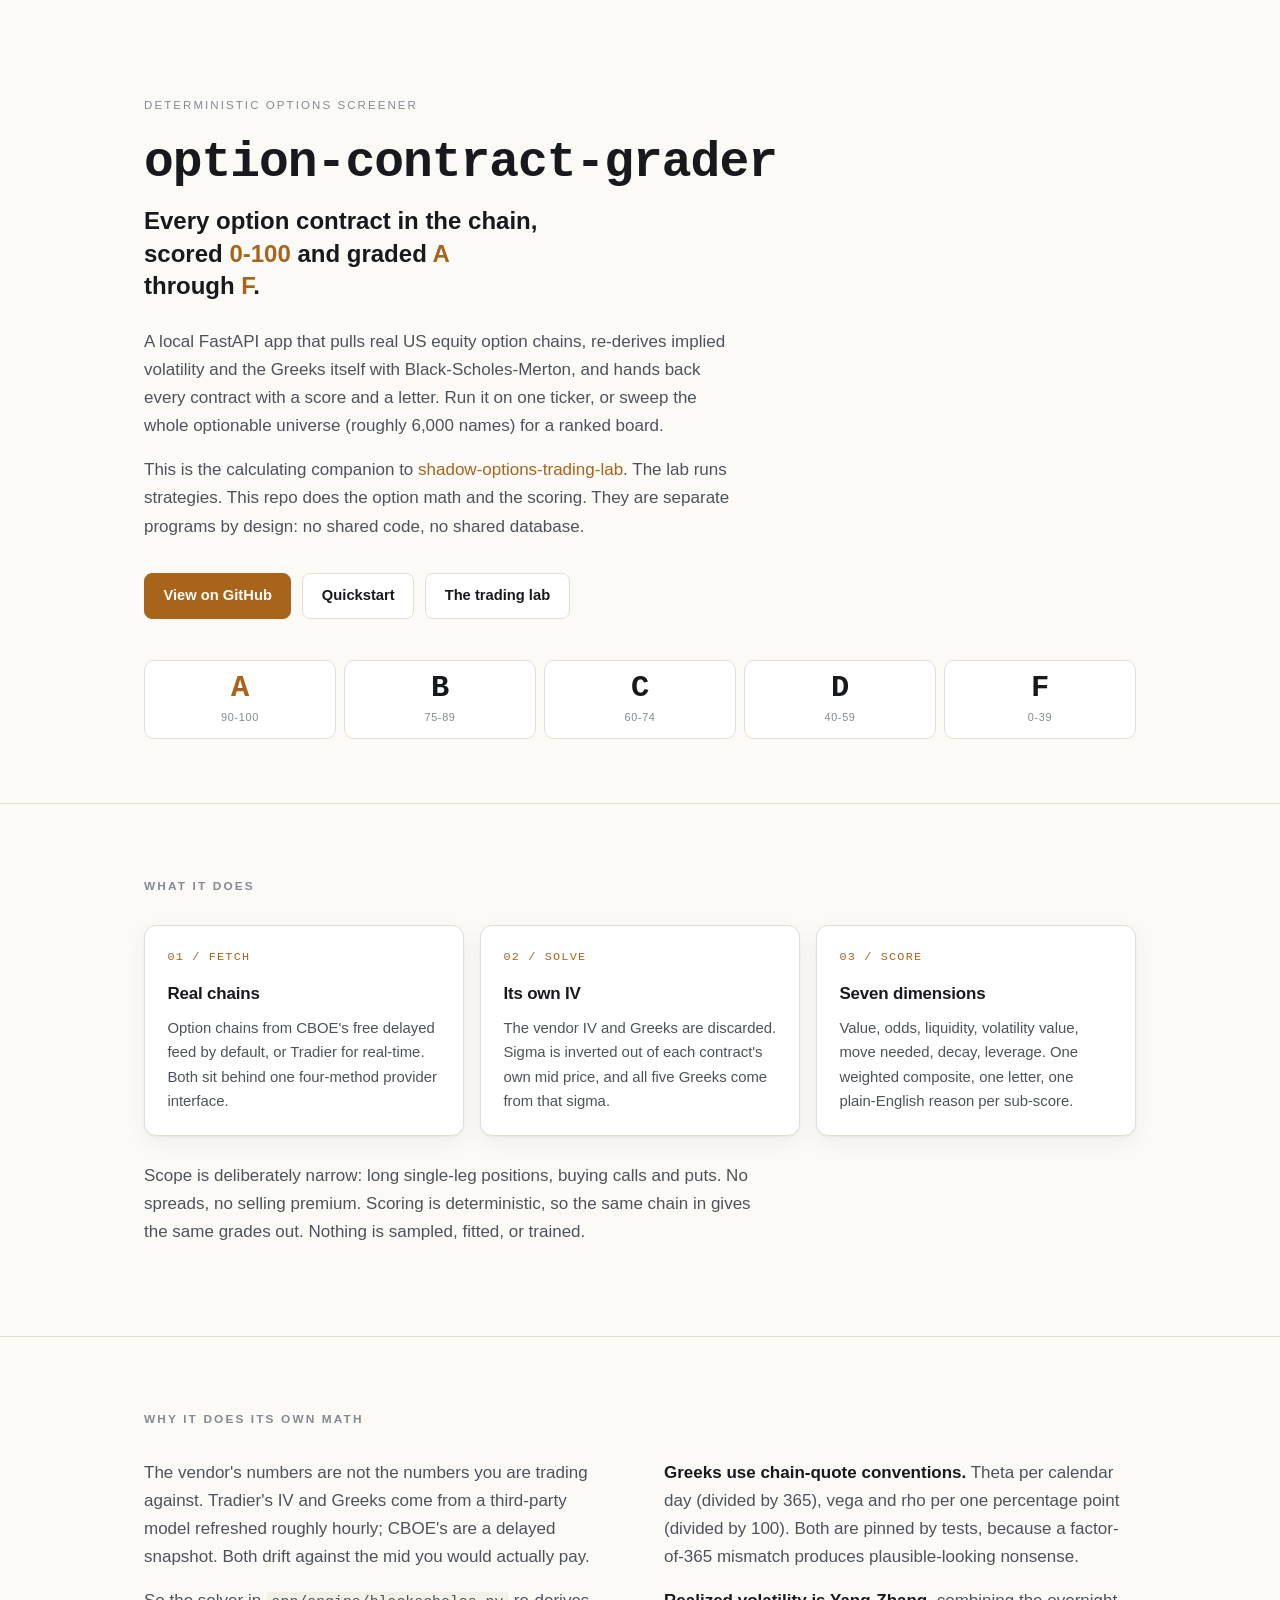
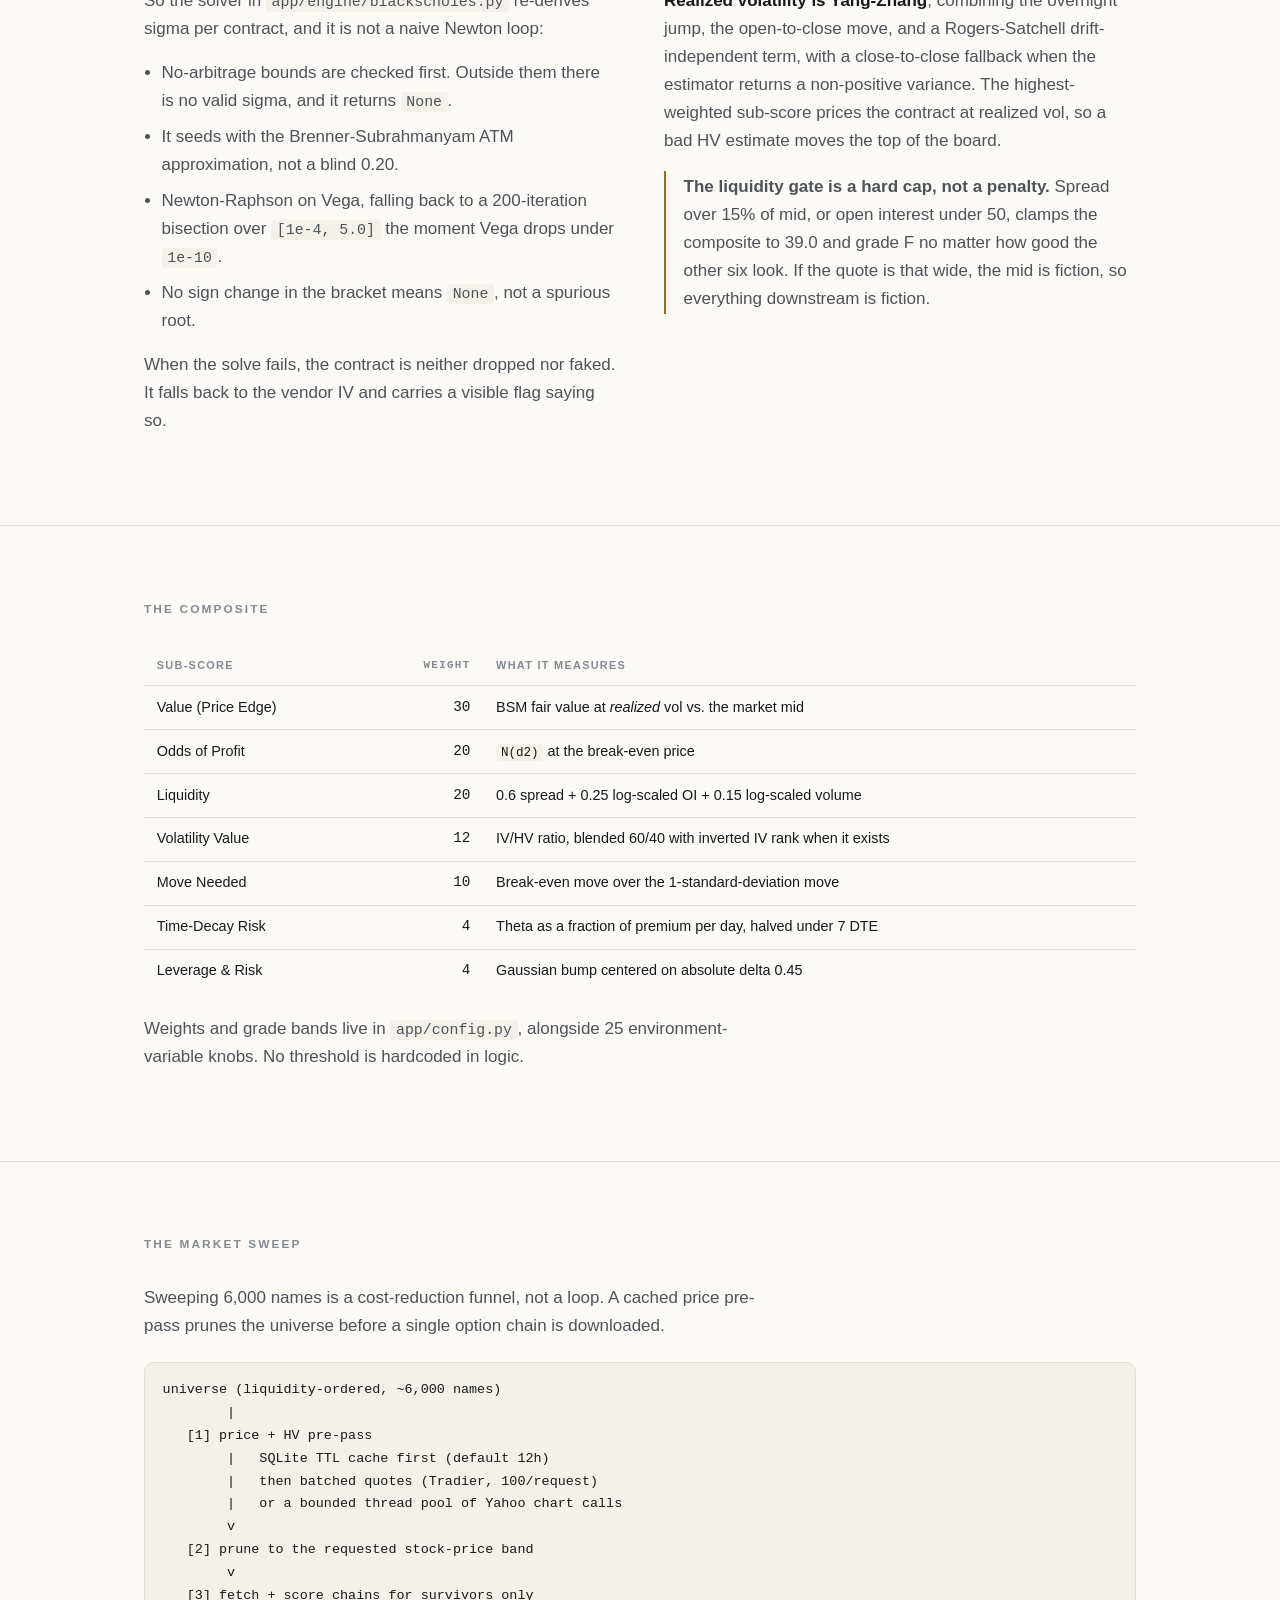
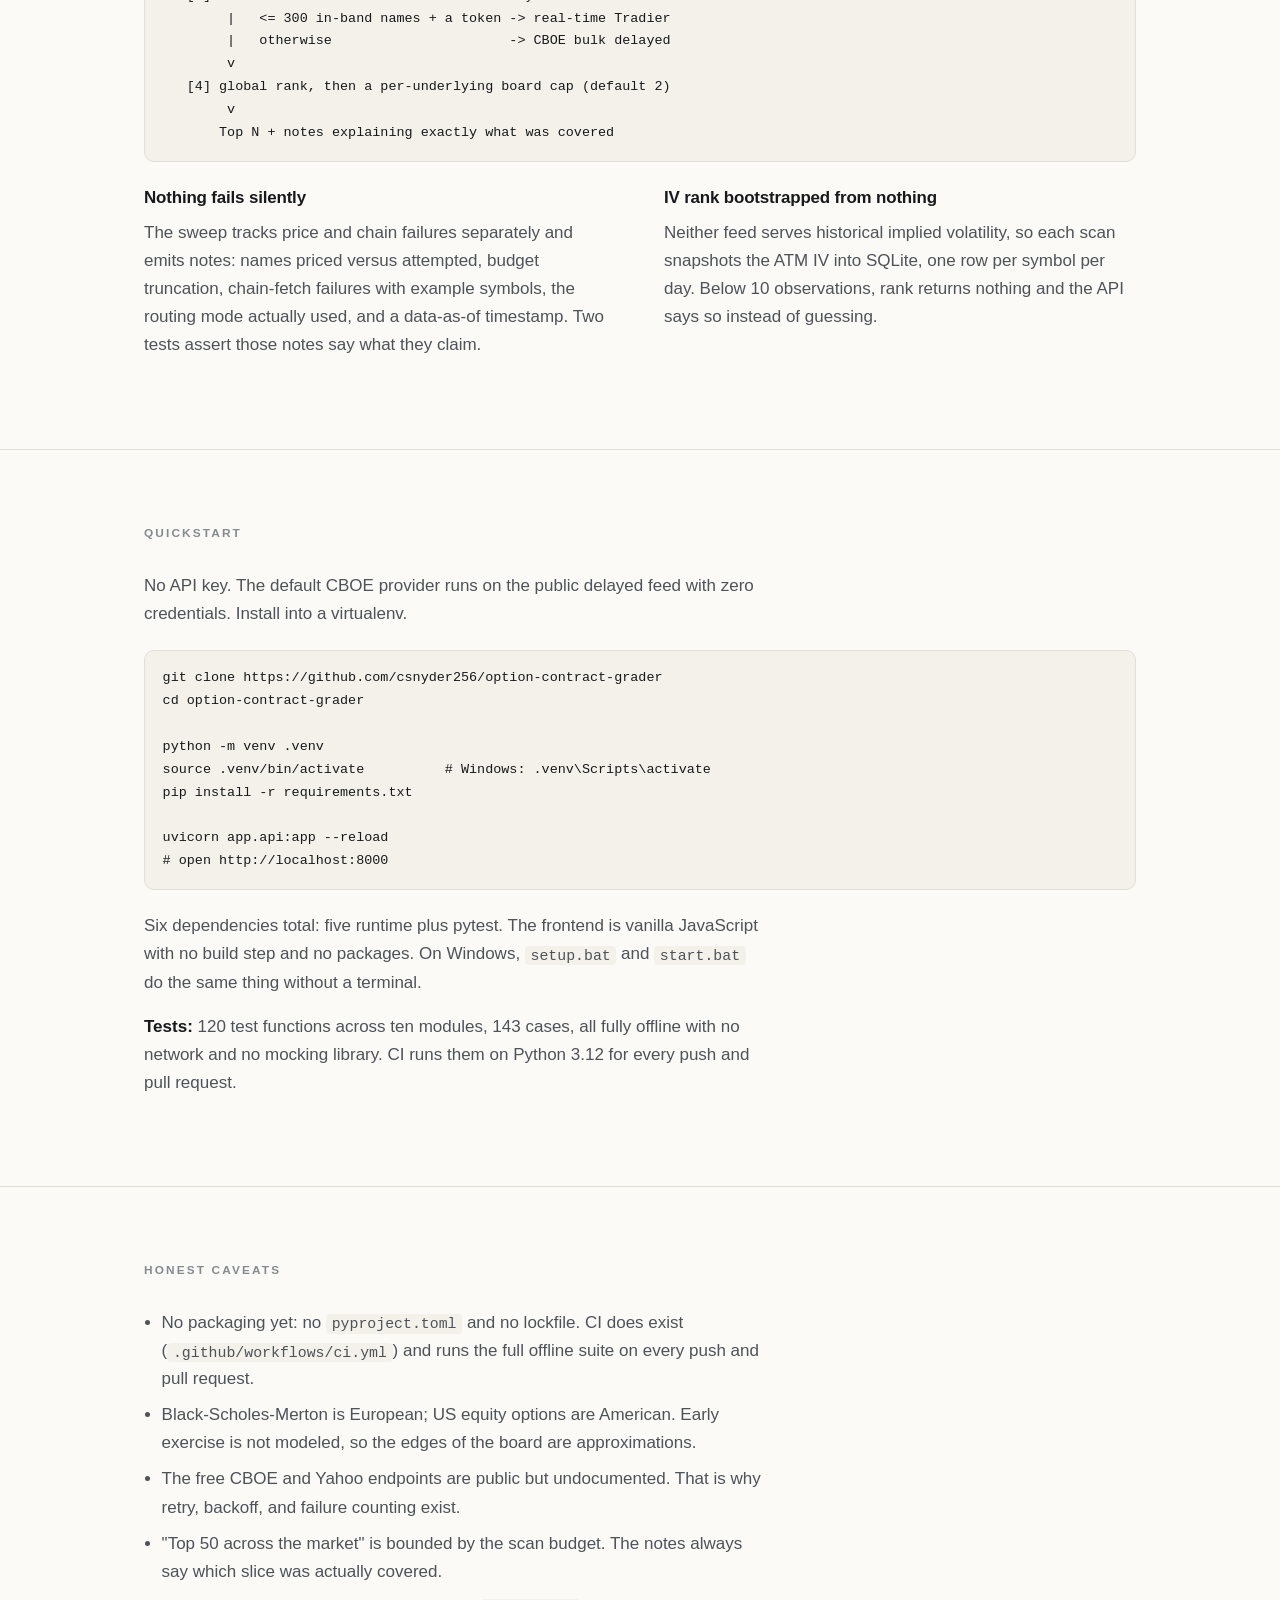
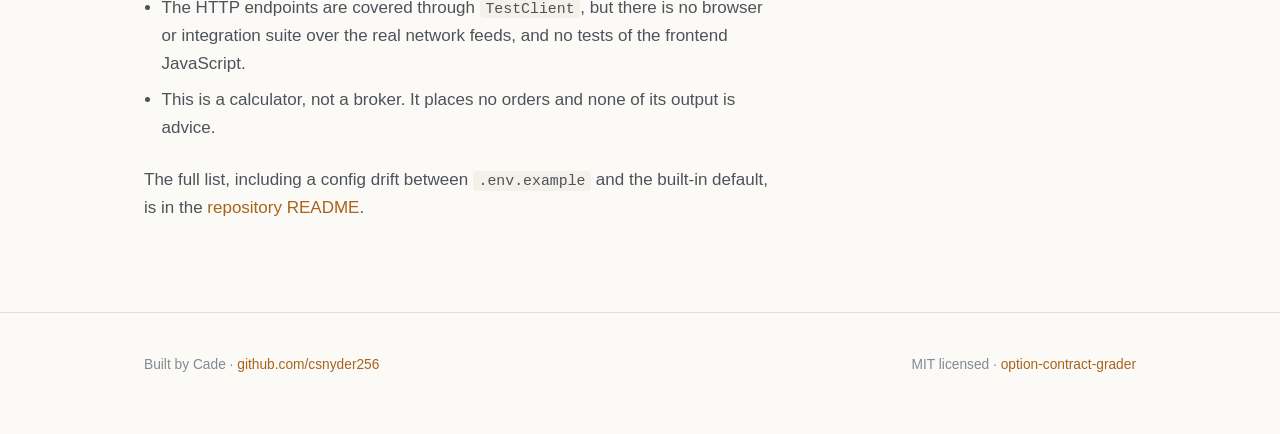
<file: docs/index.html>
<!DOCTYPE html>
<html lang="en">
<head>
<meta charset="utf-8">
<meta name="viewport" content="width=device-width, initial-scale=1">
<title>option-contract-grader</title>
<meta name="description" content="Every option contract in the chain, scored 0-100 and graded A through F.">
<style>
  :root {
    --bg: #fbfaf7;
    --panel: #ffffff;
    --ink: #17191c;
    --ink-soft: #4d5359;
    --ink-faint: #838a91;
    --rule: #e3ded4;
    --accent: #a8641b;
    --accent-soft: #f3e7d6;
    --mono-bg: #f4f1ea;
    --shadow: 0 1px 2px rgba(20,18,14,.05), 0 8px 24px rgba(20,18,14,.05);
  }
  @media (prefers-color-scheme: dark) {
    :root {
      --bg: #101113;
      --panel: #17191c;
      --ink: #eceae5;
      --ink-soft: #a8adb3;
      --ink-faint: #71777d;
      --rule: #2a2d31;
      --accent: #e2a45c;
      --accent-soft: #2a2118;
      --mono-bg: #1d2024;
      --shadow: 0 1px 2px rgba(0,0,0,.4), 0 8px 28px rgba(0,0,0,.35);
    }
  }

  * { box-sizing: border-box; }
  html { -webkit-text-size-adjust: 100%; }
  body {
    margin: 0;
    background: var(--bg);
    color: var(--ink);
    font-family: ui-sans-serif, -apple-system, "Segoe UI", Roboto, Helvetica, Arial, sans-serif;
    font-size: 17px;
    line-height: 1.65;
    -webkit-font-smoothing: antialiased;
  }
  .wrap {
    width: 100%;
    max-width: 68rem;
    margin: 0 auto;
    padding: 0 clamp(1.1rem, 4vw, 3rem);
  }
  a { color: var(--accent); text-decoration: none; border-bottom: 1px solid transparent; }
  a:hover { border-bottom-color: var(--accent); }
  code, pre, .mono {
    font-family: ui-monospace, "SFMono-Regular", "Cascadia Mono", Menlo, Consolas, monospace;
  }
  code { font-size: .875em; background: var(--mono-bg); padding: .12em .38em; border-radius: 4px; }
  pre {
    background: var(--mono-bg);
    border: 1px solid var(--rule);
    border-radius: 10px;
    padding: 1rem 1.1rem;
    overflow-x: auto;
    font-size: .84rem;
    line-height: 1.7;
    margin: 0;
  }
  pre code { background: none; padding: 0; font-size: inherit; }

  /* ---------- masthead ---------- */
  header.top {
    border-bottom: 1px solid var(--rule);
    padding: clamp(3rem, 8vw, 6rem) 0 clamp(2.5rem, 6vw, 4rem);
  }
  .eyebrow {
    font-size: .72rem;
    letter-spacing: .18em;
    text-transform: uppercase;
    color: var(--ink-faint);
    margin: 0 0 1.4rem;
  }
  h1 {
    font-family: ui-monospace, "SFMono-Regular", Menlo, Consolas, monospace;
    font-size: clamp(1.75rem, 6vw, 3.1rem);
    line-height: 1.05;
    letter-spacing: -.02em;
    margin: 0 0 1rem;
    word-break: break-word;
  }
  .tagline {
    font-size: clamp(1.1rem, 3.2vw, 1.5rem);
    line-height: 1.35;
    font-weight: 600;
    max-width: 30ch;
    margin: 0 0 1.6rem;
  }
  .tagline em { color: var(--accent); font-style: normal; }
  .lede { color: var(--ink-soft); max-width: 62ch; margin: 0 0 1rem; }

  .cta-row { display: flex; flex-wrap: wrap; gap: .7rem; margin-top: 2rem; }
  .btn {
    display: inline-block;
    padding: .62rem 1.15rem;
    border-radius: 8px;
    font-size: .92rem;
    font-weight: 600;
    border: 1px solid var(--rule);
    color: var(--ink);
    background: var(--panel);
  }
  .btn:hover { border-color: var(--accent); }
  .btn.primary {
    background: var(--accent);
    border-color: var(--accent);
    color: #fffdf9;
  }
  .btn.primary:hover { filter: brightness(1.08); }

  /* ---------- grade strip ---------- */
  .grades {
    display: grid;
    grid-template-columns: repeat(5, minmax(0, 1fr));
    gap: .5rem;
    margin: 2.6rem 0 0;
    padding: 0;
    list-style: none;
  }
  .grades li {
    background: var(--panel);
    border: 1px solid var(--rule);
    border-radius: 10px;
    padding: .75rem .4rem .65rem;
    text-align: center;
  }
  .grades .g {
    font-family: ui-monospace, Menlo, Consolas, monospace;
    font-size: clamp(1.3rem, 5vw, 1.9rem);
    font-weight: 700;
    line-height: 1;
    display: block;
  }
  .grades .r {
    font-size: .68rem;
    letter-spacing: .06em;
    color: var(--ink-faint);
    display: block;
    margin-top: .35rem;
  }
  .grades li:nth-child(1) .g { color: var(--accent); }

  /* ---------- sections ---------- */
  section { padding: clamp(2.8rem, 7vw, 4.6rem) 0; border-bottom: 1px solid var(--rule); }
  h2 {
    font-size: .74rem;
    letter-spacing: .18em;
    text-transform: uppercase;
    color: var(--ink-faint);
    font-weight: 600;
    margin: 0 0 1.8rem;
  }
  h3 { font-size: 1.06rem; margin: 0 0 .45rem; letter-spacing: -.01em; }
  p { margin: 0 0 1rem; }
  .prose { max-width: 66ch; color: var(--ink-soft); }
  .prose strong { color: var(--ink); }

  .cards { display: grid; gap: 1rem; grid-template-columns: 1fr; }
  @media (min-width: 720px) { .cards { grid-template-columns: repeat(3, 1fr); } }
  .card {
    background: var(--panel);
    border: 1px solid var(--rule);
    border-radius: 12px;
    padding: 1.35rem 1.4rem;
    box-shadow: var(--shadow);
  }
  .card .n {
    font-family: ui-monospace, Menlo, Consolas, monospace;
    font-size: .74rem;
    color: var(--accent);
    letter-spacing: .1em;
    display: block;
    margin-bottom: .8rem;
  }
  .card p { color: var(--ink-soft); font-size: .93rem; margin: 0; }

  .scroller { overflow-x: auto; -webkit-overflow-scrolling: touch; }
  table { border-collapse: collapse; width: 100%; min-width: 30rem; font-size: .9rem; }
  th, td { text-align: left; padding: .6rem .8rem; border-bottom: 1px solid var(--rule); }
  th {
    font-size: .68rem; letter-spacing: .12em; text-transform: uppercase;
    color: var(--ink-faint); font-weight: 600;
  }
  td.num, th.num { text-align: right; font-family: ui-monospace, Menlo, Consolas, monospace; }
  tbody tr:last-child td { border-bottom: none; }

  .split { display: grid; gap: 2rem; grid-template-columns: 1fr; }
  @media (min-width: 860px) { .split { grid-template-columns: 1fr 1fr; gap: 3rem; } }

  ul.tight { margin: 0; padding-left: 1.1rem; color: var(--ink-soft); }
  ul.tight li { margin-bottom: .5rem; }

  .note {
    border-left: 2px solid var(--accent);
    padding: .1rem 0 .1rem 1.1rem;
    color: var(--ink-soft);
    max-width: 62ch;
  }

  footer {
    padding: 2.6rem 0 3.6rem;
    color: var(--ink-faint);
    font-size: .86rem;
    display: flex;
    flex-wrap: wrap;
    gap: .4rem 1.4rem;
    justify-content: space-between;
  }
</style>
</head>
<body>

<header class="top">
  <div class="wrap">
    <p class="eyebrow">Deterministic options screener</p>
    <h1>option-contract-grader</h1>
    <p class="tagline">Every option contract in the chain, scored <em>0-100</em> and graded <em>A</em> through <em>F</em>.</p>
    <p class="lede">A local FastAPI app that pulls real US equity option chains, re-derives implied volatility and the Greeks itself with Black-Scholes-Merton, and hands back every contract with a score and a letter. Run it on one ticker, or sweep the whole optionable universe (roughly 6,000 names) for a ranked board.</p>
    <p class="lede">This is the calculating companion to <a href="https://github.com/csnyder256/shadow-options-trading-lab">shadow-options-trading-lab</a>. The lab runs strategies. This repo does the option math and the scoring. They are separate programs by design: no shared code, no shared database.</p>

    <div class="cta-row">
      <a class="btn primary" href="https://github.com/csnyder256/option-contract-grader">View on GitHub</a>
      <a class="btn" href="https://github.com/csnyder256/option-contract-grader#quickstart">Quickstart</a>
      <a class="btn" href="https://github.com/csnyder256/shadow-options-trading-lab">The trading lab</a>
    </div>

    <ul class="grades">
      <li><span class="g">A</span><span class="r">90-100</span></li>
      <li><span class="g">B</span><span class="r">75-89</span></li>
      <li><span class="g">C</span><span class="r">60-74</span></li>
      <li><span class="g">D</span><span class="r">40-59</span></li>
      <li><span class="g">F</span><span class="r">0-39</span></li>
    </ul>
  </div>
</header>

<section>
  <div class="wrap">
    <h2>What it does</h2>
    <div class="cards">
      <div class="card">
        <span class="n">01 / FETCH</span>
        <h3>Real chains</h3>
        <p>Option chains from CBOE's free delayed feed by default, or Tradier for real-time. Both sit behind one four-method provider interface.</p>
      </div>
      <div class="card">
        <span class="n">02 / SOLVE</span>
        <h3>Its own IV</h3>
        <p>The vendor IV and Greeks are discarded. Sigma is inverted out of each contract's own mid price, and all five Greeks come from that sigma.</p>
      </div>
      <div class="card">
        <span class="n">03 / SCORE</span>
        <h3>Seven dimensions</h3>
        <p>Value, odds, liquidity, volatility value, move needed, decay, leverage. One weighted composite, one letter, one plain-English reason per sub-score.</p>
      </div>
    </div>
    <p class="prose" style="margin-top:1.6rem">Scope is deliberately narrow: long single-leg positions, buying calls and puts. No spreads, no selling premium. Scoring is deterministic, so the same chain in gives the same grades out. Nothing is sampled, fitted, or trained.</p>
  </div>
</section>

<section>
  <div class="wrap">
    <h2>Why it does its own math</h2>
    <div class="split">
      <div>
        <p class="prose">The vendor's numbers are not the numbers you are trading against. Tradier's IV and Greeks come from a third-party model refreshed roughly hourly; CBOE's are a delayed snapshot. Both drift against the mid you would actually pay.</p>
        <p class="prose">So the solver in <code>app/engine/blackscholes.py</code> re-derives sigma per contract, and it is not a naive Newton loop:</p>
        <ul class="tight">
          <li>No-arbitrage bounds are checked first. Outside them there is no valid sigma, and it returns <code>None</code>.</li>
          <li>It seeds with the Brenner-Subrahmanyam ATM approximation, not a blind 0.20.</li>
          <li>Newton-Raphson on Vega, falling back to a 200-iteration bisection over <code>[1e-4, 5.0]</code> the moment Vega drops under <code>1e-10</code>.</li>
          <li>No sign change in the bracket means <code>None</code>, not a spurious root.</li>
        </ul>
        <p class="prose" style="margin-top:1rem">When the solve fails, the contract is neither dropped nor faked. It falls back to the vendor IV and carries a visible flag saying so.</p>
      </div>
      <div>
        <p class="prose"><strong>Greeks use chain-quote conventions.</strong> Theta per calendar day (divided by 365), vega and rho per one percentage point (divided by 100). Both are pinned by tests, because a factor-of-365 mismatch produces plausible-looking nonsense.</p>
        <p class="prose"><strong>Realized volatility is Yang-Zhang</strong>, combining the overnight jump, the open-to-close move, and a Rogers-Satchell drift-independent term, with a close-to-close fallback when the estimator returns a non-positive variance. The highest-weighted sub-score prices the contract at realized vol, so a bad HV estimate moves the top of the board.</p>
        <p class="note"><strong>The liquidity gate is a hard cap, not a penalty.</strong> Spread over 15% of mid, or open interest under 50, clamps the composite to 39.0 and grade F no matter how good the other six look. If the quote is that wide, the mid is fiction, so everything downstream is fiction.</p>
      </div>
    </div>
  </div>
</section>

<section>
  <div class="wrap">
    <h2>The composite</h2>
    <div class="scroller">
      <table>
        <thead>
          <tr><th>Sub-score</th><th class="num">Weight</th><th>What it measures</th></tr>
        </thead>
        <tbody>
          <tr><td>Value (Price Edge)</td><td class="num">30</td><td>BSM fair value at <em>realized</em> vol vs. the market mid</td></tr>
          <tr><td>Odds of Profit</td><td class="num">20</td><td><code>N(d2)</code> at the break-even price</td></tr>
          <tr><td>Liquidity</td><td class="num">20</td><td>0.6 spread + 0.25 log-scaled OI + 0.15 log-scaled volume</td></tr>
          <tr><td>Volatility Value</td><td class="num">12</td><td>IV/HV ratio, blended 60/40 with inverted IV rank when it exists</td></tr>
          <tr><td>Move Needed</td><td class="num">10</td><td>Break-even move over the 1-standard-deviation move</td></tr>
          <tr><td>Time-Decay Risk</td><td class="num">4</td><td>Theta as a fraction of premium per day, halved under 7 DTE</td></tr>
          <tr><td>Leverage &amp; Risk</td><td class="num">4</td><td>Gaussian bump centered on absolute delta 0.45</td></tr>
        </tbody>
      </table>
    </div>
    <p class="prose" style="margin-top:1.4rem">Weights and grade bands live in <code>app/config.py</code>, alongside 25 environment-variable knobs. No threshold is hardcoded in logic.</p>
  </div>
</section>

<section>
  <div class="wrap">
    <h2>The market sweep</h2>
    <p class="prose">Sweeping 6,000 names is a cost-reduction funnel, not a loop. A cached price pre-pass prunes the universe before a single option chain is downloaded.</p>
    <div class="scroller" style="margin:1.4rem 0">
<pre><code>universe (liquidity-ordered, ~6,000 names)
        |
   [1] price + HV pre-pass
        |   SQLite TTL cache first (default 12h)
        |   then batched quotes (Tradier, 100/request)
        |   or a bounded thread pool of Yahoo chart calls
        v
   [2] prune to the requested stock-price band
        v
   [3] fetch + score chains for survivors only
        |   &lt;= 300 in-band names + a token -&gt; real-time Tradier
        |   otherwise                      -&gt; CBOE bulk delayed
        v
   [4] global rank, then a per-underlying board cap (default 2)
        v
       Top N + notes explaining exactly what was covered</code></pre>
    </div>
    <div class="split">
      <div>
        <h3>Nothing fails silently</h3>
        <p class="prose">The sweep tracks price and chain failures separately and emits notes: names priced versus attempted, budget truncation, chain-fetch failures with example symbols, the routing mode actually used, and a data-as-of timestamp. Two tests assert those notes say what they claim.</p>
      </div>
      <div>
        <h3>IV rank bootstrapped from nothing</h3>
        <p class="prose">Neither feed serves historical implied volatility, so each scan snapshots the ATM IV into SQLite, one row per symbol per day. Below 10 observations, rank returns nothing and the API says so instead of guessing.</p>
      </div>
    </div>
  </div>
</section>

<section>
  <div class="wrap">
    <h2>Quickstart</h2>
    <p class="prose">No API key. The default CBOE provider runs on the public delayed feed with zero credentials. Install into a virtualenv.</p>
    <div class="scroller" style="margin:1.4rem 0">
<pre><code>git clone https://github.com/csnyder256/option-contract-grader
cd option-contract-grader

python -m venv .venv
source .venv/bin/activate          # Windows: .venv\Scripts\activate
pip install -r requirements.txt

uvicorn app.api:app --reload
# open http://localhost:8000</code></pre>
    </div>
    <p class="prose">Six dependencies total: five runtime plus pytest. The frontend is vanilla JavaScript with no build step and no packages. On Windows, <code>setup.bat</code> and <code>start.bat</code> do the same thing without a terminal.</p>
    <p class="prose"><strong>Tests:</strong> 120 test functions across ten modules, 143 cases, all fully offline with no network and no mocking library. CI runs them on Python 3.12 for every push and pull request.</p>
  </div>
</section>

<section>
  <div class="wrap">
    <h2>Honest caveats</h2>
    <ul class="tight" style="max-width:66ch">
      <li>No packaging yet: no <code>pyproject.toml</code> and no lockfile. CI does exist (<code>.github/workflows/ci.yml</code>) and runs the full offline suite on every push and pull request.</li>
      <li>Black-Scholes-Merton is European; US equity options are American. Early exercise is not modeled, so the edges of the board are approximations.</li>
      <li>The free CBOE and Yahoo endpoints are public but undocumented. That is why retry, backoff, and failure counting exist.</li>
      <li>"Top 50 across the market" is bounded by the scan budget. The notes always say which slice was actually covered.</li>
      <li>The HTTP endpoints are covered through <code>TestClient</code>, but there is no browser or integration suite over the real network feeds, and no tests of the frontend JavaScript.</li>
      <li>This is a calculator, not a broker. It places no orders and none of its output is advice.</li>
    </ul>
    <p class="prose" style="margin-top:1.5rem">The full list, including a config drift between <code>.env.example</code> and the built-in default, is in the <a href="https://github.com/csnyder256/option-contract-grader#status-and-known-rough-edges">repository README</a>.</p>
  </div>
</section>

<div class="wrap">
  <footer>
    <span>Built by Cade &middot; <a href="https://github.com/csnyder256">github.com/csnyder256</a></span>
    <span>MIT licensed &middot; <a href="https://github.com/csnyder256/option-contract-grader">option-contract-grader</a></span>
  </footer>
</div>

</body>
</html>
</file>
